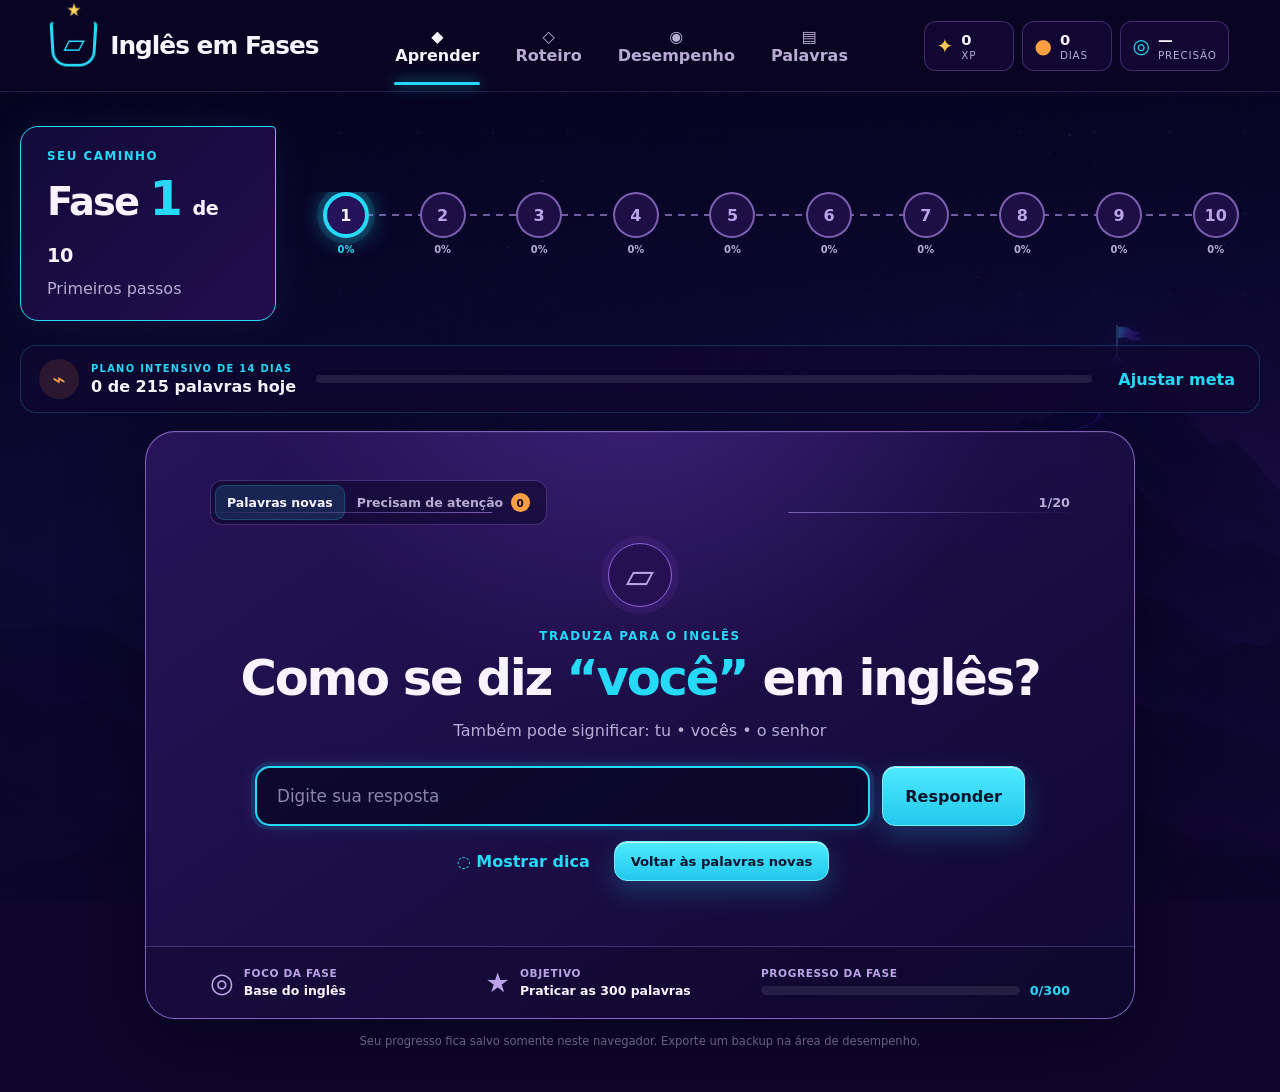
<file: index.html>
<!doctype html>
<html lang="pt-BR">
  <head>
    <meta charset="UTF-8" />
    <meta name="viewport" content="width=device-width, initial-scale=1.0" />
    <meta name="theme-color" content="#160a3d" />
    <meta
      name="description"
      content="Aprenda 3.000 palavras em inglês em dez fases, com revisão, pronúncia e desempenho salvo no navegador."
    />
    <title>Inglês em Fases</title>
    <link rel="stylesheet" href="./styles.css" />
  </head>
  <body>
    <div class="app-shell">
      <header class="topbar">
        <button class="brand" type="button" data-view-link="learn" aria-label="Ir para Aprender">
          <span class="brand-mark" aria-hidden="true"><span>★</span>▱</span>
          <span>Inglês em Fases</span>
        </button>

        <nav class="main-nav" aria-label="Navegação principal">
          <button class="nav-item is-active" type="button" data-view-link="learn">
            <span aria-hidden="true">◆</span> Aprender
          </button>
          <button class="nav-item" type="button" data-view-link="roadmap">
            <span aria-hidden="true">◇</span> Roteiro
          </button>
          <button class="nav-item" type="button" data-view-link="stats">
            <span aria-hidden="true">◉</span> Desempenho
          </button>
          <button class="nav-item" type="button" data-view-link="words">
            <span aria-hidden="true">▤</span> Palavras
          </button>
        </nav>

        <div class="header-stats" aria-label="Resumo de desempenho">
          <div class="mini-stat mini-stat-xp">
            <span aria-hidden="true">✦</span>
            <span><strong id="header-xp">0</strong><small>XP</small></span>
          </div>
          <div class="mini-stat mini-stat-streak">
            <span aria-hidden="true">●</span>
            <span><strong id="header-streak">0</strong><small>dias</small></span>
          </div>
          <div class="mini-stat mini-stat-accuracy">
            <span aria-hidden="true">◎</span>
            <span><strong id="header-accuracy">—</strong><small>precisão</small></span>
          </div>
        </div>
      </header>

      <main>
        <section class="view is-active" id="view-learn" data-view="learn">
          <div class="learn-layout">
            <section class="phase-route-panel" aria-labelledby="route-title">
              <div class="route-summary">
                <p class="eyebrow">Seu caminho</p>
                <h1 id="route-title">Fase <span id="current-phase-number">1</span> <small>de 10</small></h1>
                <p id="current-phase-name">Primeiros passos</p>
              </div>
              <div class="phase-route" id="phase-route" aria-label="Selecionar fase"></div>
            </section>

            <section class="daily-strip" aria-label="Meta diária">
              <div>
                <span class="daily-icon" aria-hidden="true">⌁</span>
                <div>
                  <p class="eyebrow">Plano intensivo de 14 dias</p>
                  <strong><span id="daily-done">0</span> de <span id="daily-goal">215</span> palavras hoje</strong>
                </div>
              </div>
              <div class="daily-progress" aria-hidden="true"><span id="daily-progress-fill"></span></div>
              <button class="text-button" type="button" id="edit-goal-button">Ajustar meta</button>
            </section>

            <section class="quiz-card" aria-labelledby="quiz-prompt">
              <div class="quiz-topline">
                <div class="mode-switch" role="group" aria-label="Modo de estudo">
                  <button class="mode-button is-active" type="button" data-mode="new">Palavras novas</button>
                  <button class="mode-button" type="button" data-mode="review">Precisam de atenção <span id="review-count">0</span></button>
                </div>
                <span class="question-counter"><span id="session-current">1</span>/<span id="session-total">20</span></span>
              </div>

              <p class="review-tip" id="review-tip" hidden>
                <strong>Fila de atenção:</strong> acerte sem usar dica para a palavra sair daqui. Se errar novamente, ela continua na fila.
              </p>

              <div class="quiz-symbol" aria-hidden="true">▱</div>
              <p class="eyebrow centered" id="question-label">Traduza para o inglês</p>
              <h2 id="quiz-prompt">Carregando sua próxima palavra…</h2>
              <p class="meaning-context" id="meaning-context" hidden></p>

              <form id="answer-form" autocomplete="off">
                <label class="sr-only" for="answer-input">Digite a palavra em inglês</label>
                <div class="answer-row">
                  <input
                    id="answer-input"
                    name="answer"
                    type="text"
                    inputmode="text"
                    autocapitalize="off"
                    autocomplete="off"
                    spellcheck="false"
                    placeholder="Digite sua resposta"
                    aria-describedby="answer-feedback"
                  />
                  <button class="primary-button" id="answer-button" type="submit">Responder</button>
                </div>
              </form>

              <div class="quiz-actions">
                <button class="hint-button" id="hint-button" type="button">◌ Mostrar dica</button>
                <button class="sound-button" id="sound-button" type="button" hidden>◖ Ouvir pronúncia</button>
                <button class="primary-button compact" id="empty-review-button" type="button" hidden>Voltar às palavras novas</button>
              </div>

              <div class="answer-feedback" id="answer-feedback" role="status" aria-live="polite"></div>

              <div class="quiz-footer">
                <div class="footer-metric">
                  <span aria-hidden="true">◎</span>
                  <div><small>Foco da fase</small><strong id="phase-focus">Base do inglês</strong></div>
                </div>
                <div class="footer-metric">
                  <span aria-hidden="true">★</span>
                  <div><small>Objetivo</small><strong>Praticar as 300 palavras</strong></div>
                </div>
                <div class="footer-progress">
                  <small>Progresso da fase</small>
                  <div><span><i id="phase-progress-fill"></i></span><strong id="phase-progress-label">0%</strong></div>
                </div>
              </div>
            </section>

            <p class="local-note">Seu progresso fica salvo somente neste navegador. Exporte um backup na área de desempenho.</p>
          </div>
        </section>

        <section class="view content-view" id="view-roadmap" data-view="roadmap">
          <header class="section-heading">
            <div>
              <p class="eyebrow">Roteiro completo</p>
              <h1>3.000 palavras. Dez fases.</h1>
              <p>Cada fase contém 300 palavras, em ordem aproximada de frequência no inglês falado.</p>
            </div>
            <button class="primary-button compact" type="button" data-view-link="learn">Continuar estudando</button>
          </header>
          <div class="phase-grid" id="phase-grid"></div>
        </section>

        <section class="view content-view" id="view-stats" data-view="stats">
          <header class="section-heading">
            <div>
              <p class="eyebrow">Seu desempenho</p>
              <h1>O que você já conquistou</h1>
              <p>Os números são calculados a partir das respostas salvas neste dispositivo.</p>
            </div>
          </header>
          <div class="stat-grid" id="stat-grid"></div>
          <section class="panel weekly-panel">
            <div class="panel-heading">
              <div><p class="eyebrow">Últimos sete dias</p><h2>Atividade diária</h2></div>
              <span id="weekly-total">0 respostas</span>
            </div>
            <div class="weekly-chart" id="weekly-chart"></div>
          </section>
          <section class="panel">
            <div class="panel-heading">
              <div><p class="eyebrow">Por fase</p><h2>Progresso detalhado</h2></div>
            </div>
            <div class="phase-performance" id="phase-performance"></div>
          </section>
          <section class="panel backup-panel">
            <div>
              <p class="eyebrow">Segurança do progresso</p>
              <h2>Backup dos seus dados</h2>
              <p>Exporte um arquivo para continuar em outro navegador ou evitar perder seu histórico.</p>
            </div>
            <div class="backup-actions">
              <button class="secondary-button" id="export-button" type="button">Exportar backup</button>
              <label class="secondary-button file-button" for="import-input">Importar backup</label>
              <input id="import-input" type="file" accept="application/json" hidden />
              <button class="danger-button" id="reset-button" type="button">Zerar progresso</button>
            </div>
          </section>
        </section>

        <section class="view content-view" id="view-words" data-view="words">
          <header class="section-heading word-heading">
            <div>
              <p class="eyebrow">Banco de palavras</p>
              <h1>Explore as 3.000 palavras</h1>
              <p>Pesquise em inglês ou português e veja seu estado de aprendizado.</p>
            </div>
          </header>
          <section class="panel word-panel">
            <div class="word-filters">
              <label class="search-field">
                <span aria-hidden="true">⌕</span>
                <span class="sr-only">Pesquisar palavras</span>
                <input id="word-search" type="search" placeholder="Pesquisar em inglês ou português…" />
              </label>
              <label>
                <span class="sr-only">Filtrar por fase</span>
                <select id="phase-filter">
                  <option value="all">Todas as fases</option>
                </select>
              </label>
              <label>
                <span class="sr-only">Filtrar por status</span>
                <select id="status-filter">
                  <option value="all">Todos os status</option>
                  <option value="new">Não estudadas</option>
                  <option value="attention">Precisam treinar</option>
                  <option value="relearned">Reaprendidas</option>
                  <option value="learning">Em aprendizado</option>
                  <option value="mastered">Dominadas</option>
                </select>
              </label>
            </div>
            <div class="word-table-wrap">
              <table class="word-table">
                <thead><tr><th>#</th><th>Inglês</th><th>Português</th><th>Fase</th><th>Status</th><th>Ações</th></tr></thead>
                <tbody id="word-table-body"></tbody>
              </table>
            </div>
            <div class="pagination">
              <span id="word-results-label">3.000 palavras</span>
              <div>
                <button class="secondary-button compact" id="previous-page" type="button">Anterior</button>
                <span id="page-label">1/60</span>
                <button class="secondary-button compact" id="next-page" type="button">Próxima</button>
              </div>
            </div>
          </section>
        </section>
      </main>
    </div>

    <dialog id="goal-dialog">
      <form method="dialog" id="goal-form">
        <button class="dialog-close" value="cancel" aria-label="Fechar" type="submit">×</button>
        <p class="eyebrow">Meta diária</p>
        <h2>Quantas palavras por dia?</h2>
        <p>Para percorrer as 3.000 em 14 dias, a meta é 215. Para retenção mais sólida, 30–50 é mais realista.</p>
        <label for="goal-input">Palavras por dia</label>
        <input id="goal-input" type="number" min="5" max="500" step="5" value="215" />
        <div class="dialog-actions">
          <button class="secondary-button" value="cancel" type="submit">Cancelar</button>
          <button class="primary-button compact" value="default" id="save-goal" type="button">Salvar meta</button>
        </div>
      </form>
    </dialog>

    <dialog id="confirm-dialog">
      <form method="dialog">
        <p class="eyebrow">Atenção</p>
        <h2>Zerar todo o progresso?</h2>
        <p>Esta ação apaga respostas, sequência, XP e configurações deste navegador.</p>
        <div class="dialog-actions">
          <button class="secondary-button" value="cancel" type="submit">Cancelar</button>
          <button class="danger-button" value="confirm" type="submit">Sim, apagar tudo</button>
        </div>
      </form>
    </dialog>

    <div class="toast" id="toast" role="status" aria-live="polite"></div>

    <script src="./data/vocabulary.js"></script>
    <script src="./app.js"></script>
  </body>
</html>
</file>
<file: styles.css>
:root {
  color-scheme: dark;
  --bg: #11072f;
  --bg-deep: #09051e;
  --surface: rgba(36, 19, 79, 0.88);
  --surface-strong: #24134f;
  --surface-soft: rgba(76, 45, 132, 0.32);
  --line: rgba(178, 139, 255, 0.28);
  --line-strong: #8d62d8;
  --cyan: #26d9f7;
  --cyan-soft: rgba(38, 217, 247, 0.18);
  --orange: #ff9f43;
  --green: #7df17c;
  --red: #ff6689;
  --lavender: #bca3e8;
  --text: #f7f4ff;
  --muted: #b8acd4;
  --shadow: 0 24px 80px rgba(3, 1, 15, 0.45);
  --radius: 24px;
  --font: Inter, "Avenir Next", Avenir, "Segoe UI", system-ui, -apple-system, sans-serif;
}

* {
  box-sizing: border-box;
}

html {
  min-width: 320px;
  min-height: 100%;
  overflow-x: hidden;
  background: var(--bg-deep);
}

body {
  min-height: 100vh;
  margin: 0;
  overflow-x: hidden;
  color: var(--text);
  font-family: var(--font);
  background:
    linear-gradient(180deg, rgba(10, 4, 34, 0.42), rgba(15, 6, 45, 0.92)),
    url("./assets/level-quest-background.png") center top / cover fixed no-repeat,
    var(--bg);
}

body::before {
  position: fixed;
  inset: 0;
  z-index: -1;
  content: "";
  background-image:
    linear-gradient(rgba(67, 46, 117, 0.08) 1px, transparent 1px),
    linear-gradient(90deg, rgba(67, 46, 117, 0.08) 1px, transparent 1px);
  background-size: 28px 28px;
  mask-image: linear-gradient(to bottom, black, transparent 75%);
}

button,
input,
select {
  font: inherit;
}

button,
label[for] {
  -webkit-tap-highlight-color: transparent;
}

button {
  color: inherit;
}

button:focus-visible,
input:focus-visible,
select:focus-visible,
label[for]:focus-visible {
  outline: 3px solid rgba(38, 217, 247, 0.45);
  outline-offset: 3px;
}

.sr-only {
  position: absolute;
  width: 1px;
  height: 1px;
  padding: 0;
  margin: -1px;
  overflow: hidden;
  clip: rect(0, 0, 0, 0);
  white-space: nowrap;
  border: 0;
}

.app-shell {
  min-height: 100vh;
}

.topbar {
  position: sticky;
  top: 0;
  z-index: 30;
  display: grid;
  grid-template-columns: minmax(230px, 0.9fr) minmax(440px, 1.3fr) minmax(330px, 1fr);
  align-items: center;
  min-height: 92px;
  padding: 14px clamp(20px, 4vw, 64px);
  border-bottom: 1px solid rgba(167, 126, 240, 0.18);
  background: rgba(11, 5, 35, 0.88);
  backdrop-filter: blur(20px);
}

.topbar > *,
.phase-route-panel > *,
.section-heading > *,
.phase-card > *,
.panel,
.word-panel {
  min-width: 0;
}

.brand {
  display: inline-flex;
  align-items: center;
  gap: 14px;
  padding: 0;
  border: 0;
  color: var(--text);
  font-size: clamp(1.05rem, 2vw, 1.55rem);
  font-weight: 800;
  letter-spacing: -0.04em;
  text-align: left;
  background: transparent;
  cursor: pointer;
}

.brand-mark {
  position: relative;
  display: grid;
  place-items: center;
  width: 45px;
  height: 45px;
  border: 3px solid var(--cyan);
  border-top: 0;
  border-radius: 4px 4px 16px 16px;
  color: var(--cyan);
  font-size: 28px;
  line-height: 1;
  transform: perspective(50px) rotateX(-8deg);
}

.brand-mark span {
  position: absolute;
  top: -17px;
  color: #ffd65b;
  font-size: 15px;
}

.main-nav {
  display: flex;
  justify-content: center;
  gap: 6px;
}

.nav-item {
  position: relative;
  min-height: 48px;
  padding: 0 15px;
  border: 0;
  border-radius: 14px;
  color: var(--muted);
  font-weight: 700;
  background: transparent;
  cursor: pointer;
  transition: color 180ms ease, background 180ms ease;
}

.nav-item:hover {
  color: var(--text);
  background: rgba(255, 255, 255, 0.05);
}

.nav-item.is-active {
  color: var(--text);
}

.nav-item.is-active::after {
  position: absolute;
  right: 14px;
  bottom: -15px;
  left: 14px;
  height: 3px;
  border-radius: 4px;
  content: "";
  background: var(--cyan);
  box-shadow: 0 0 14px rgba(38, 217, 247, 0.8);
}

.header-stats {
  display: flex;
  justify-content: flex-end;
  gap: 8px;
}

.mini-stat {
  display: flex;
  align-items: center;
  gap: 8px;
  min-width: 90px;
  padding: 9px 11px;
  border: 1px solid var(--line);
  border-radius: 12px;
  background: rgba(21, 9, 57, 0.78);
}

.mini-stat > span:first-child {
  color: var(--cyan);
  font-size: 1.25rem;
}

.mini-stat-xp > span:first-child {
  color: #ffc857;
}

.mini-stat-streak > span:first-child {
  color: var(--orange);
}

.mini-stat strong,
.mini-stat small {
  display: block;
  white-space: nowrap;
}

.mini-stat strong {
  font-size: 0.92rem;
}

.mini-stat small {
  margin-top: 1px;
  color: var(--muted);
  font-size: 0.65rem;
  text-transform: uppercase;
  letter-spacing: 0.08em;
}

.view {
  display: none;
}

.view.is-active {
  display: block;
  animation: view-in 240ms ease both;
}

@keyframes view-in {
  from { opacity: 0; transform: translateY(6px); }
  to { opacity: 1; transform: translateY(0); }
}

.learn-layout,
.content-view {
  width: min(1380px, calc(100% - 40px));
  margin: 0 auto;
}

.learn-layout {
  padding: 34px 0 44px;
}

.phase-route-panel {
  display: grid;
  grid-template-columns: minmax(230px, 0.72fr) minmax(0, 2.7fr);
  align-items: center;
  gap: 26px;
}

.route-summary {
  position: relative;
  padding: 22px 26px;
  border: 1px solid var(--cyan);
  border-radius: 18px 4px 18px 18px;
  background: linear-gradient(135deg, rgba(18, 11, 60, 0.96), rgba(38, 14, 80, 0.92));
  box-shadow: 0 0 40px rgba(38, 217, 247, 0.08);
}

.eyebrow {
  margin: 0 0 7px;
  color: var(--cyan);
  font-size: 0.74rem;
  font-weight: 800;
  letter-spacing: 0.13em;
  text-transform: uppercase;
}

.centered {
  text-align: center;
}

.route-summary h1 {
  margin: 0;
  font-size: clamp(1.8rem, 3vw, 2.7rem);
  letter-spacing: -0.05em;
}

.route-summary h1 span {
  color: var(--cyan);
  font-size: 1.25em;
}

.route-summary h1 small {
  font-size: 0.5em;
  letter-spacing: -0.02em;
}

.route-summary > p:last-child {
  margin: 8px 0 0;
  color: var(--muted);
}

.phase-route {
  position: relative;
  display: grid;
  grid-template-columns: repeat(10, minmax(52px, 1fr));
  gap: 8px;
  width: 100%;
  min-width: 0;
  max-width: 100%;
  overflow-x: auto;
  overscroll-behavior-inline: contain;
  scrollbar-width: thin;
  scroll-snap-type: inline proximity;
  -webkit-overflow-scrolling: touch;
}

.phase-route::before {
  position: absolute;
  top: 22px;
  right: 4%;
  left: 4%;
  height: 2px;
  content: "";
  background: repeating-linear-gradient(90deg, rgba(184, 149, 234, 0.6) 0 7px, transparent 7px 13px);
}

.phase-node {
  position: relative;
  z-index: 1;
  display: flex;
  flex-direction: column;
  align-items: center;
  gap: 6px;
  padding: 0;
  border: 0;
  color: var(--lavender);
  font-weight: 800;
  background: transparent;
  cursor: pointer;
  scroll-snap-align: center;
}

.phase-node > span:first-child {
  display: grid;
  place-items: center;
  width: 46px;
  height: 46px;
  border: 2px solid rgba(185, 146, 239, 0.62);
  border-radius: 50%;
  background: #1d0e46;
  transition: transform 180ms ease, border-color 180ms ease, box-shadow 180ms ease;
}

.phase-node:hover > span:first-child {
  transform: translateY(-2px);
  border-color: var(--cyan);
}

.phase-node small {
  color: var(--muted);
  font-size: 0.62rem;
  font-weight: 700;
}

.phase-node.is-current > span:first-child {
  border: 4px solid var(--cyan);
  color: var(--text);
  background: #26125a;
  box-shadow: 0 0 0 6px rgba(38, 217, 247, 0.12), 0 0 24px rgba(38, 217, 247, 0.52);
}

.phase-node.is-current small {
  color: var(--cyan);
}

.phase-node.is-complete > span:first-child {
  border-color: var(--green);
  color: var(--green);
}

.daily-strip {
  display: grid;
  grid-template-columns: auto minmax(180px, 1fr) auto;
  align-items: center;
  gap: 20px;
  margin: 24px auto 18px;
  padding: 13px 18px;
  border: 1px solid rgba(38, 217, 247, 0.2);
  border-radius: 16px;
  background: rgba(16, 8, 48, 0.72);
  backdrop-filter: blur(12px);
}

.daily-strip > div:first-child {
  display: flex;
  align-items: center;
  gap: 12px;
}

.daily-strip .eyebrow {
  margin-bottom: 3px;
  font-size: 0.62rem;
}

.daily-icon {
  display: grid;
  place-items: center;
  width: 40px;
  height: 40px;
  border-radius: 50%;
  color: var(--orange);
  font-size: 1.4rem;
  background: rgba(255, 159, 67, 0.12);
}

.daily-progress,
.footer-progress > div > span,
.progress-track {
  height: 8px;
  overflow: hidden;
  border-radius: 999px;
  background: rgba(255, 255, 255, 0.09);
}

.daily-progress span,
.footer-progress i,
.progress-track i {
  display: block;
  width: 0;
  height: 100%;
  border-radius: inherit;
  background: linear-gradient(90deg, var(--cyan), #7a8dff);
  box-shadow: 0 0 14px rgba(38, 217, 247, 0.45);
  transition: width 400ms ease;
}

.text-button,
.hint-button,
.sound-button {
  border: 0;
  color: var(--cyan);
  font-weight: 750;
  background: transparent;
  cursor: pointer;
}

.text-button:hover,
.hint-button:hover,
.sound-button:hover {
  text-decoration: underline;
}

.quiz-card {
  position: relative;
  width: min(990px, 100%);
  margin: 0 auto;
  padding: clamp(24px, 4vw, 48px) clamp(22px, 5vw, 66px) 0;
  overflow: hidden;
  border: 1px solid rgba(181, 139, 247, 0.65);
  border-radius: 30px;
  background:
    radial-gradient(circle at 50% -20%, rgba(125, 74, 218, 0.32), transparent 45%),
    linear-gradient(145deg, rgba(41, 20, 91, 0.96), rgba(16, 8, 51, 0.97));
  box-shadow: var(--shadow), inset 0 1px rgba(255, 255, 255, 0.05);
}

.quiz-card::before,
.quiz-card::after {
  position: absolute;
  top: 80px;
  width: 30%;
  height: 1px;
  content: "";
  background: linear-gradient(90deg, transparent, rgba(187, 148, 245, 0.6));
}

.quiz-card::before { left: 5%; }
.quiz-card::after { right: 5%; transform: scaleX(-1); }

.quiz-topline {
  display: flex;
  align-items: center;
  justify-content: space-between;
  gap: 18px;
  margin-bottom: 22px;
}

.review-tip {
  max-width: 760px;
  margin: -8px auto 22px;
  padding: 10px 14px;
  border: 1px solid rgba(255, 102, 137, 0.32);
  border-radius: 12px;
  color: #ffd5df;
  font-size: 0.78rem;
  line-height: 1.5;
  text-align: center;
  background: rgba(255, 102, 137, 0.08);
}

.review-tip strong {
  color: #ff9eb4;
}

.quiz-card.is-review-mode {
  border-color: rgba(255, 102, 137, 0.58);
}

.quiz-card.is-review-mode .quiz-symbol {
  border-color: rgba(255, 102, 137, 0.72);
  color: #ff9eb4;
  box-shadow: 0 0 0 7px rgba(255, 102, 137, 0.1);
}

.mode-switch {
  display: inline-flex;
  padding: 4px;
  border: 1px solid var(--line);
  border-radius: 12px;
  background: rgba(11, 5, 37, 0.52);
}

.mode-button {
  padding: 8px 12px;
  border: 0;
  border-radius: 9px;
  color: var(--muted);
  font-size: 0.78rem;
  font-weight: 750;
  background: transparent;
  cursor: pointer;
}

.mode-button.is-active {
  color: var(--text);
  background: rgba(38, 217, 247, 0.13);
  box-shadow: inset 0 0 0 1px rgba(38, 217, 247, 0.2);
}

.mode-button span {
  display: inline-grid;
  min-width: 19px;
  height: 19px;
  place-items: center;
  margin-left: 3px;
  padding: 0 5px;
  border-radius: 10px;
  color: var(--bg-deep);
  font-size: 0.65rem;
  background: var(--orange);
}

.question-counter {
  color: var(--muted);
  font-size: 0.8rem;
  font-weight: 800;
}

.quiz-symbol {
  position: relative;
  z-index: 1;
  display: grid;
  place-items: center;
  width: 64px;
  height: 64px;
  margin: -4px auto 22px;
  border: 1px solid var(--line-strong);
  border-radius: 50%;
  color: var(--lavender);
  font-size: 2.3rem;
  background: #251052;
  box-shadow: 0 0 0 7px rgba(89, 47, 152, 0.25);
}

.quiz-card h2 {
  max-width: 840px;
  min-height: 1.25em;
  margin: 0 auto 16px;
  font-size: clamp(1.8rem, 4.2vw, 3.1rem);
  line-height: 1.14;
  letter-spacing: -0.045em;
  text-align: center;
  overflow-wrap: anywhere;
}

.quiz-card h2 em {
  color: var(--cyan);
  font-style: normal;
}

.meaning-context {
  margin: -7px 0 18px;
  color: var(--muted);
  text-align: center;
  overflow-wrap: anywhere;
}

.answer-row {
  display: grid;
  grid-template-columns: minmax(0, 1fr) auto;
  gap: 12px;
  width: min(770px, 100%);
  margin: 26px auto 0;
}

.answer-row input,
.word-filters input,
.word-filters select,
dialog input {
  min-height: 60px;
  border: 2px solid #8d5bd5;
  border-radius: 15px;
  color: var(--text);
  background: rgba(8, 5, 35, 0.72);
}

.answer-row input {
  min-width: 0;
  width: 100%;
  padding: 0 20px;
  font-size: 1.05rem;
}

.answer-row input::placeholder,
.word-filters input::placeholder {
  color: #8e83ac;
}

.answer-row input:focus {
  border-color: var(--cyan);
  outline: 0;
  box-shadow: 0 0 0 4px rgba(38, 217, 247, 0.12), 0 0 24px rgba(38, 217, 247, 0.12);
}

.answer-row input.is-correct { border-color: var(--green); }
.answer-row input.is-wrong { border-color: var(--red); }

.primary-button,
.secondary-button,
.danger-button {
  display: inline-flex;
  align-items: center;
  justify-content: center;
  min-height: 48px;
  padding: 0 22px;
  border-radius: 13px;
  font-weight: 850;
  text-decoration: none;
  cursor: pointer;
  transition: transform 150ms ease, filter 150ms ease, box-shadow 150ms ease;
}

.primary-button {
  border: 1px solid #75efff;
  color: #08132d;
  background: linear-gradient(180deg, #4eeaff, #23c8ed);
  box-shadow: 0 10px 28px rgba(38, 217, 247, 0.22), inset 0 1px rgba(255, 255, 255, 0.7);
}

.primary-button:hover,
.secondary-button:hover,
.danger-button:hover {
  filter: brightness(1.08);
  transform: translateY(-1px);
}

.primary-button:active,
.secondary-button:active,
.danger-button:active {
  transform: translateY(1px) scale(0.99);
}

.primary-button.compact,
.secondary-button.compact,
.danger-button.compact {
  min-height: 40px;
  padding: 0 16px;
  font-size: 0.82rem;
}

.secondary-button {
  border: 1px solid var(--line-strong);
  color: var(--text);
  background: rgba(65, 33, 116, 0.52);
}

.danger-button {
  border: 1px solid rgba(255, 102, 137, 0.56);
  color: #ffdce4;
  background: rgba(167, 39, 78, 0.34);
}

.quiz-actions {
  display: flex;
  justify-content: center;
  gap: 18px;
  min-height: 36px;
  margin: 15px 0 6px;
}

.answer-feedback {
  min-height: 47px;
  max-width: 760px;
  margin: 0 auto 12px;
  color: var(--muted);
  font-weight: 700;
  text-align: center;
}

.answer-feedback strong { color: var(--text); }
.answer-feedback.is-correct { color: var(--green); }
.answer-feedback.is-wrong { color: #ff9eb4; }

.quiz-footer {
  display: grid;
  grid-template-columns: 1fr 1fr 1.2fr;
  gap: 18px;
  margin: 0 calc(clamp(22px, 5vw, 66px) * -1);
  padding: 20px clamp(22px, 5vw, 66px);
  border-top: 1px solid var(--line);
  background: rgba(8, 4, 29, 0.28);
}

.footer-metric {
  display: flex;
  align-items: center;
  gap: 10px;
}

.footer-metric > span {
  color: var(--lavender);
  font-size: 1.7rem;
}

.footer-metric small,
.footer-metric strong,
.footer-progress small {
  display: block;
}

.footer-metric small,
.footer-progress small {
  margin-bottom: 4px;
  color: var(--lavender);
  font-size: 0.66rem;
  font-weight: 800;
  letter-spacing: 0.06em;
  text-transform: uppercase;
}

.footer-metric strong {
  font-size: 0.78rem;
}

.footer-progress > div {
  display: grid;
  grid-template-columns: 1fr auto;
  align-items: center;
  gap: 10px;
}

.footer-progress > div > span {
  height: 9px;
}

.footer-progress strong {
  color: var(--cyan);
  font-size: 0.8rem;
}

.local-note {
  margin: 15px 0 0;
  color: rgba(224, 215, 244, 0.58);
  font-size: 0.72rem;
  text-align: center;
}

.content-view {
  padding: 52px 0 72px;
}

.section-heading {
  display: flex;
  align-items: flex-end;
  justify-content: space-between;
  gap: 24px;
  margin-bottom: 32px;
}

.section-heading h1 {
  margin: 0 0 10px;
  font-size: clamp(2rem, 4.5vw, 4rem);
  line-height: 1;
  letter-spacing: -0.055em;
}

.section-heading p:last-child {
  max-width: 700px;
  margin: 0;
  color: var(--muted);
  line-height: 1.65;
}

.phase-grid {
  display: grid;
  grid-template-columns: repeat(2, minmax(0, 1fr));
  gap: 16px;
}

.phase-card,
.panel,
.stat-card {
  border: 1px solid var(--line);
  border-radius: var(--radius);
  background: linear-gradient(145deg, rgba(39, 19, 84, 0.9), rgba(18, 8, 52, 0.92));
  box-shadow: 0 15px 55px rgba(4, 1, 19, 0.2);
  backdrop-filter: blur(14px);
}

.phase-card {
  display: grid;
  grid-template-columns: auto 1fr auto;
  align-items: center;
  gap: 18px;
  padding: 22px;
}

.phase-card-number {
  display: grid;
  place-items: center;
  width: 52px;
  height: 52px;
  border: 2px solid var(--line-strong);
  border-radius: 50%;
  color: var(--lavender);
  font-size: 1.2rem;
  font-weight: 900;
}

.phase-card.is-current {
  border-color: rgba(38, 217, 247, 0.68);
  box-shadow: 0 0 0 1px rgba(38, 217, 247, 0.13), 0 18px 65px rgba(4, 1, 19, 0.3);
}

.phase-card.is-current .phase-card-number {
  border-color: var(--cyan);
  color: var(--cyan);
  box-shadow: 0 0 18px rgba(38, 217, 247, 0.25);
}

.phase-card h2,
.panel h2 {
  margin: 0;
  letter-spacing: -0.03em;
}

.phase-card p {
  margin: 4px 0 13px;
  color: var(--muted);
  font-size: 0.82rem;
}

.phase-card-progress {
  display: grid;
  grid-template-columns: 1fr auto;
  align-items: center;
  gap: 10px;
}

.phase-card-progress span:last-child {
  color: var(--cyan);
  font-size: 0.75rem;
  font-weight: 800;
}

.stat-grid {
  display: grid;
  grid-template-columns: repeat(5, minmax(0, 1fr));
  gap: 14px;
  margin-bottom: 16px;
}

.stat-card {
  padding: 24px;
}

.stat-card span {
  display: block;
  margin-bottom: 18px;
  color: var(--cyan);
  font-size: 1.4rem;
}

.stat-card strong {
  display: block;
  font-size: clamp(1.8rem, 4vw, 2.8rem);
  line-height: 1;
  letter-spacing: -0.05em;
}

.stat-card small {
  display: block;
  margin-top: 8px;
  color: var(--muted);
}

.panel {
  margin-top: 16px;
  padding: 26px;
}

.panel-heading {
  display: flex;
  align-items: center;
  justify-content: space-between;
  gap: 18px;
  margin-bottom: 26px;
}

.panel-heading > span {
  color: var(--muted);
  font-size: 0.82rem;
}

.weekly-chart {
  display: grid;
  grid-template-columns: repeat(7, 1fr);
  align-items: end;
  gap: 16px;
  height: 220px;
}

.chart-day {
  display: grid;
  grid-template-rows: 1fr auto;
  align-items: end;
  gap: 10px;
  height: 100%;
  color: var(--muted);
  font-size: 0.7rem;
  text-align: center;
}

.chart-bar-wrap {
  display: flex;
  align-items: end;
  justify-content: center;
  height: 100%;
  border-radius: 10px;
  background: rgba(255, 255, 255, 0.025);
}

.chart-bar {
  position: relative;
  width: min(44px, 65%);
  min-height: 3px;
  border-radius: 10px 10px 5px 5px;
  background: linear-gradient(180deg, var(--cyan), #7563e8);
  box-shadow: 0 0 18px rgba(38, 217, 247, 0.16);
}

.chart-bar span {
  position: absolute;
  top: -22px;
  left: 50%;
  color: var(--text);
  font-size: 0.68rem;
  font-weight: 800;
  transform: translateX(-50%);
}

.phase-performance {
  display: grid;
  gap: 14px;
}

.performance-row {
  display: grid;
  grid-template-columns: minmax(170px, 0.8fr) minmax(200px, 2fr) minmax(140px, auto);
  align-items: center;
  gap: 18px;
}

.performance-row h3 {
  margin: 0 0 3px;
  font-size: 0.9rem;
}

.performance-row small {
  color: var(--muted);
}

.performance-row > span:last-child {
  color: var(--muted);
  font-size: 0.75rem;
  text-align: right;
}

.backup-panel {
  display: flex;
  align-items: center;
  justify-content: space-between;
  gap: 28px;
}

.backup-panel p:last-child {
  max-width: 630px;
  margin: 8px 0 0;
  color: var(--muted);
  line-height: 1.6;
}

.backup-actions {
  display: flex;
  flex-wrap: wrap;
  justify-content: flex-end;
  gap: 9px;
}

.file-button {
  cursor: pointer;
}

.word-panel {
  padding: 0;
  overflow: hidden;
}

.word-filters {
  display: grid;
  grid-template-columns: minmax(260px, 1fr) 190px 190px;
  gap: 12px;
  padding: 20px;
  border-bottom: 1px solid var(--line);
}

.search-field {
  position: relative;
}

.search-field > span:first-child {
  position: absolute;
  top: 50%;
  left: 18px;
  z-index: 1;
  color: var(--muted);
  font-size: 1.3rem;
  transform: translateY(-50%);
}

.word-filters input,
.word-filters select {
  width: 100%;
  min-height: 48px;
  padding: 0 14px;
  border-width: 1px;
  border-color: var(--line);
}

.word-filters input {
  padding-left: 48px;
}

.word-table-wrap {
  max-width: 100%;
  overflow-x: auto;
  -webkit-overflow-scrolling: touch;
}

.word-table {
  width: 100%;
  border-collapse: collapse;
  text-align: left;
}

.word-table th,
.word-table td {
  padding: 14px 20px;
  border-bottom: 1px solid rgba(178, 139, 255, 0.12);
}

.word-table th {
  color: var(--lavender);
  font-size: 0.68rem;
  letter-spacing: 0.08em;
  text-transform: uppercase;
  background: rgba(8, 4, 29, 0.28);
}

.word-table td {
  color: var(--muted);
  font-size: 0.86rem;
}

.word-table td:nth-child(2) {
  color: var(--text);
  font-size: 0.96rem;
  font-weight: 800;
}

.status-pill {
  display: inline-flex;
  align-items: center;
  min-height: 24px;
  padding: 0 8px;
  border: 1px solid var(--line);
  border-radius: 999px;
  color: var(--muted);
  font-size: 0.65rem;
  font-weight: 800;
  white-space: nowrap;
}

.status-pill.learning {
  border-color: rgba(255, 159, 67, 0.4);
  color: #ffc68e;
  background: rgba(255, 159, 67, 0.08);
}

.status-pill.attention {
  border-color: rgba(255, 102, 137, 0.52);
  color: #ffb4c5;
  background: rgba(255, 102, 137, 0.12);
}

.status-pill.relearned {
  border-color: rgba(38, 217, 247, 0.45);
  color: #8ceeff;
  background: rgba(38, 217, 247, 0.09);
}

.status-pill.mastered {
  border-color: rgba(125, 241, 124, 0.4);
  color: #a8f5a7;
  background: rgba(125, 241, 124, 0.08);
}

.sound-icon-button {
  width: 34px;
  height: 34px;
  border: 1px solid var(--line);
  border-radius: 9px;
  color: var(--cyan);
  background: rgba(38, 217, 247, 0.06);
  cursor: pointer;
}

.word-actions {
  display: flex;
  align-items: center;
  gap: 8px;
  white-space: nowrap;
}

.attention-action-button {
  min-height: 34px;
  padding: 0 10px;
  border: 1px solid var(--line);
  border-radius: 9px;
  color: var(--lavender);
  font-size: 0.68rem;
  font-weight: 800;
  background: rgba(92, 55, 151, 0.28);
  cursor: pointer;
}

.attention-action-button.is-active {
  border-color: rgba(255, 102, 137, 0.45);
  color: #ffb4c5;
  background: rgba(255, 102, 137, 0.1);
}

.pagination {
  display: flex;
  align-items: center;
  justify-content: space-between;
  gap: 16px;
  padding: 16px 20px;
}

.pagination > span,
.pagination > div > span {
  color: var(--muted);
  font-size: 0.78rem;
}

.pagination > div {
  display: flex;
  align-items: center;
  gap: 12px;
}

dialog {
  width: min(520px, calc(100% - 30px));
  padding: 0;
  border: 1px solid var(--line-strong);
  border-radius: 24px;
  color: var(--text);
  background: #1b0d42;
  box-shadow: var(--shadow);
}

dialog::backdrop {
  background: rgba(4, 1, 14, 0.75);
  backdrop-filter: blur(8px);
}

dialog form {
  position: relative;
  padding: 30px;
}

dialog h2 {
  margin: 0 0 10px;
  font-size: 1.8rem;
  letter-spacing: -0.04em;
}

dialog p:not(.eyebrow) {
  color: var(--muted);
  line-height: 1.55;
}

dialog label {
  display: block;
  margin: 22px 0 7px;
  color: var(--lavender);
  font-size: 0.76rem;
  font-weight: 800;
  text-transform: uppercase;
  letter-spacing: 0.08em;
}

dialog input {
  width: 100%;
  min-height: 50px;
  padding: 0 15px;
  border-width: 1px;
  border-color: var(--line-strong);
}

.dialog-close {
  position: absolute;
  top: 16px;
  right: 16px;
  width: 36px;
  height: 36px;
  border: 0;
  border-radius: 50%;
  color: var(--muted);
  font-size: 1.6rem;
  background: rgba(255, 255, 255, 0.06);
  cursor: pointer;
}

.dialog-actions {
  display: flex;
  justify-content: flex-end;
  gap: 10px;
  margin-top: 24px;
}

.toast {
  position: fixed;
  right: 24px;
  bottom: 24px;
  z-index: 80;
  max-width: min(390px, calc(100% - 48px));
  padding: 13px 17px;
  border: 1px solid var(--line-strong);
  border-radius: 12px;
  color: var(--text);
  font-size: 0.84rem;
  font-weight: 700;
  background: rgba(30, 13, 70, 0.96);
  box-shadow: var(--shadow);
  opacity: 0;
  pointer-events: none;
  transform: translateY(12px);
  transition: opacity 180ms ease, transform 180ms ease;
}

.toast.is-visible {
  opacity: 1;
  transform: translateY(0);
}

@media (max-width: 1120px) {
  .topbar {
    grid-template-columns: auto 1fr;
  }

  .main-nav {
    order: 3;
    grid-column: 1 / -1;
    margin-top: 8px;
    border-top: 1px solid rgba(167, 126, 240, 0.12);
  }

  .nav-item.is-active::after {
    bottom: -14px;
  }

  .phase-route-panel {
    grid-template-columns: 1fr;
  }

  .route-summary {
    display: flex;
    align-items: baseline;
    gap: 16px;
  }

  .route-summary .eyebrow { display: none; }
  .route-summary > p:last-child { margin: 0; }

  .phase-route {
    padding-bottom: 8px;
  }

  .stat-grid {
    grid-template-columns: repeat(2, 1fr);
  }
}

@media (max-width: 780px) {
  body {
    background-attachment: scroll;
  }

  .topbar {
    position: static;
    grid-template-columns: 1fr;
    width: 100%;
    padding: 14px 16px 0;
    overflow: hidden;
  }

  .brand {
    justify-content: center;
  }

  .header-stats {
    justify-content: center;
    width: 100%;
    margin-top: 12px;
  }

  .main-nav {
    order: 4;
    grid-column: auto;
    justify-content: flex-start;
    width: 100vw;
    max-width: none;
    margin: 12px -16px 0;
    padding: 0 8px;
    overflow-x: auto;
    scrollbar-width: none;
    -webkit-overflow-scrolling: touch;
  }

  .main-nav::-webkit-scrollbar {
    display: none;
  }

  .nav-item {
    flex: 0 0 auto;
    min-width: max-content;
    min-height: 50px;
    padding: 0 12px;
    font-size: 0.78rem;
  }

  .nav-item.is-active::after {
    bottom: 0;
  }

  .learn-layout,
  .content-view {
    width: min(100% - 24px, 1380px);
  }

  .learn-layout { padding-top: 18px; }

  .phase-route {
    grid-template-columns: repeat(10, 56px);
    padding: 5px 2px 12px;
  }

  .phase-route::before {
    display: none;
  }

  .route-summary {
    display: block;
    padding: 16px 19px;
  }

  .route-summary > p:last-child { margin-top: 5px; }

  .daily-strip {
    grid-template-columns: 1fr auto;
  }

  .daily-progress {
    order: 3;
    grid-column: 1 / -1;
  }

  .quiz-card {
    padding-right: 18px;
    padding-left: 18px;
    border-radius: 22px;
  }

  .quiz-topline {
    align-items: flex-start;
  }

  .mode-switch {
    flex-direction: column;
  }

  .answer-row {
    grid-template-columns: 1fr;
  }

  .answer-row .primary-button {
    width: 100%;
  }

  .quiz-footer {
    grid-template-columns: 1fr;
    margin: 0 -18px;
    padding-right: 22px;
    padding-left: 22px;
  }

  .phase-grid {
    grid-template-columns: 1fr;
  }

  .phase-card {
    grid-template-columns: auto minmax(0, 1fr);
    gap: 14px;
    padding: 18px;
  }

  .phase-card .secondary-button {
    grid-column: 1 / -1;
    width: 100%;
  }

  .section-heading,
  .backup-panel {
    align-items: flex-start;
    flex-direction: column;
  }

  .stat-grid {
    grid-template-columns: 1fr 1fr;
  }

  .performance-row {
    grid-template-columns: 1fr auto;
  }

  .performance-row .progress-track {
    order: 3;
    grid-column: 1 / -1;
  }

  .backup-actions {
    width: 100%;
    justify-content: flex-start;
  }

  .backup-actions > * {
    flex: 1 1 160px;
  }

  .word-filters {
    grid-template-columns: 1fr;
  }

  .word-table th,
  .word-table td {
    padding: 12px 13px;
  }

  .word-table th:first-child,
  .word-table td:first-child,
  .word-table th:nth-child(4),
  .word-table td:nth-child(4) {
    display: none;
  }

  .word-table {
    min-width: 650px;
  }
}

@media (max-width: 480px) {
  .topbar {
    padding-top: max(12px, env(safe-area-inset-top));
  }

  .brand {
    gap: 10px;
    font-size: 1.05rem;
  }

  .brand-mark {
    width: 38px;
    height: 38px;
  }

  .mini-stat {
    min-width: 0;
    flex: 1;
    justify-content: center;
    padding: 8px;
  }

  .mini-stat > span:first-child { display: none; }

  .mini-stat small {
    font-size: 0.56rem;
    letter-spacing: 0.05em;
  }

  .nav-item {
    padding: 0 10px;
  }

  .phase-route-panel { gap: 14px; }

  .phase-route {
    grid-template-columns: repeat(10, 54px);
  }

  .route-summary h1 {
    font-size: 1.65rem;
  }

  .daily-strip {
    grid-template-columns: 1fr;
  }

  .daily-strip .text-button {
    justify-self: start;
  }

  .daily-progress {
    grid-column: auto;
  }

  .quiz-card {
    padding: 18px 14px 0;
  }

  .quiz-topline {
    align-items: stretch;
    flex-direction: column;
    gap: 10px;
    margin-bottom: 18px;
  }

  .mode-switch {
    display: grid;
    grid-template-columns: 1fr 1fr;
  }

  .mode-button {
    min-width: 0;
    padding: 9px 6px;
    font-size: 0.7rem;
  }

  .question-counter {
    align-self: flex-end;
  }

  .quiz-symbol {
    width: 52px;
    height: 52px;
    margin-bottom: 18px;
    font-size: 1.9rem;
  }

  .quiz-card h2 {
    font-size: clamp(1.55rem, 9vw, 2.2rem);
  }

  .answer-row input {
    min-height: 54px;
    padding: 0 15px;
  }

  .quiz-footer {
    margin-right: -14px;
    margin-left: -14px;
    padding-right: 16px;
    padding-left: 16px;
  }

  .quiz-actions {
    align-items: center;
    flex-direction: column;
    gap: 8px;
  }

  .stat-grid {
    grid-template-columns: 1fr;
  }

  .weekly-chart { gap: 7px; }

  .content-view {
    padding: 30px 0 48px;
  }

  .section-heading {
    gap: 16px;
    margin-bottom: 22px;
  }

  .section-heading h1 {
    font-size: 2rem;
  }

  .panel,
  .stat-card {
    padding: 18px;
  }

  .phase-card {
    padding: 16px;
  }

  .phase-card-number {
    width: 46px;
    height: 46px;
  }

  .backup-actions > * {
    flex-basis: 100%;
    width: 100%;
  }

  .word-table {
    min-width: 430px;
  }

  .word-table th:nth-child(5),
  .word-table td:nth-child(5) {
    display: none;
  }

  .pagination {
    align-items: stretch;
    flex-direction: column;
  }

  .pagination > div {
    justify-content: space-between;
  }

  dialog form {
    padding: 24px 20px;
  }

  .dialog-actions {
    align-items: stretch;
    flex-direction: column-reverse;
  }

  .toast {
    right: 12px;
    bottom: max(12px, env(safe-area-inset-bottom));
    left: 12px;
    max-width: none;
  }
}

@media (prefers-reduced-motion: reduce) {
  *, *::before, *::after {
    scroll-behavior: auto !important;
    animation-duration: 0.01ms !important;
    animation-iteration-count: 1 !important;
    transition-duration: 0.01ms !important;
  }
}
</file>
